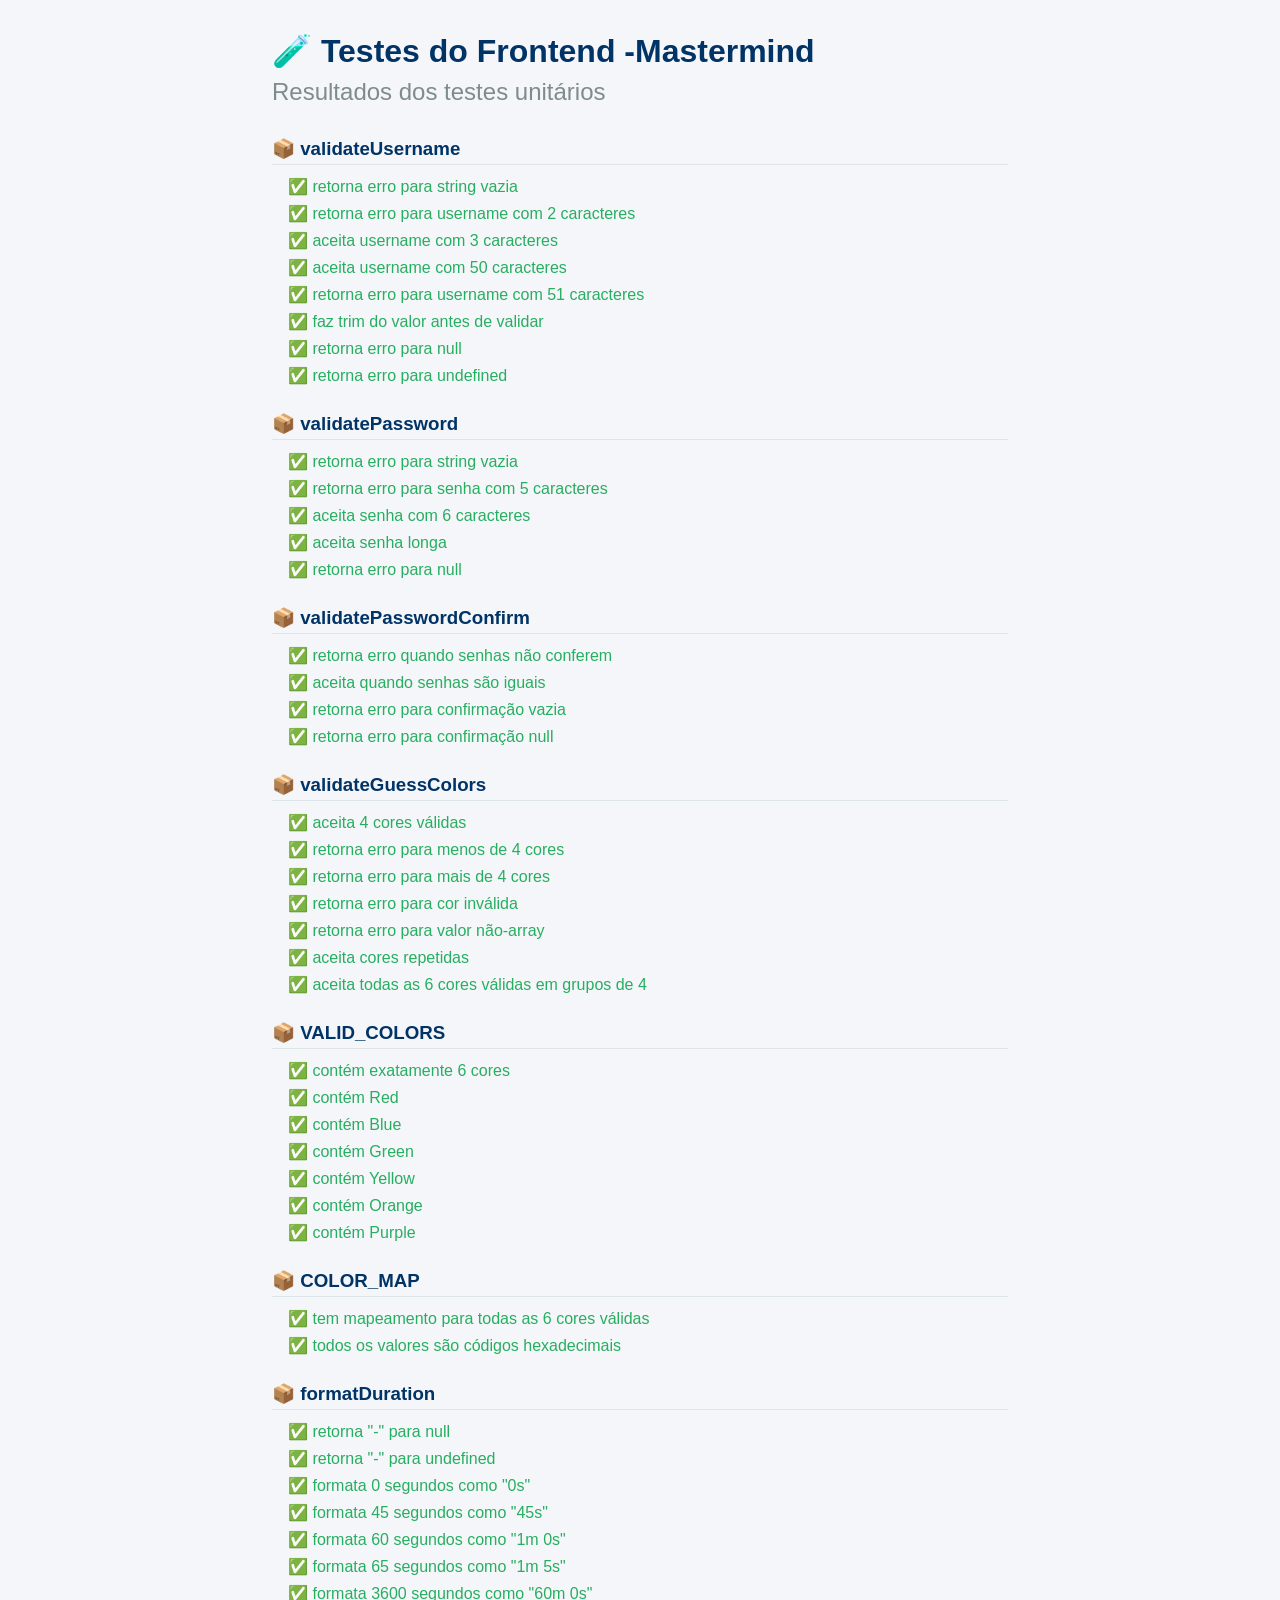
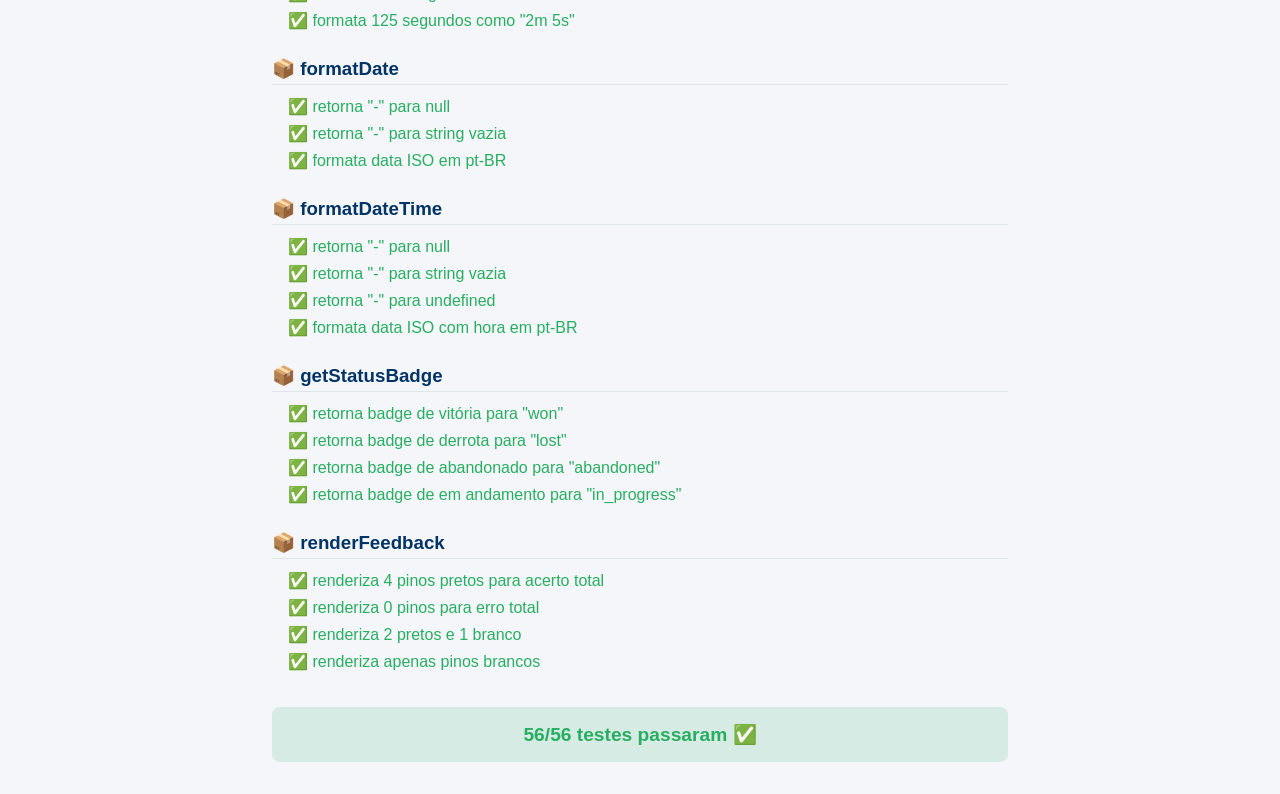
<file: frontend/tests/index.html>
<!DOCTYPE html>
<html lang="pt-BR">
<head>
    <meta charset="UTF-8">
    <meta name="viewport" content="width=device-width, initial-scale=1.0">
    <title>Mastermind -Testes do Frontend</title>
    <style>
        * { margin: 0; padding: 0; box-sizing: border-box; }
        body {
            font-family: 'Segoe UI', sans-serif;
            background: #f5f6fa;
            color: #2c3e50;
            padding: 2rem;
            max-width: 800px;
            margin: 0 auto;
        }
        h1 { color: #003366; margin-bottom: 0.5rem; }
        h2 { color: #7f8c8d; font-weight: normal; margin-bottom: 2rem; }
        h3 {
            color: #003366;
            margin: 1.5rem 0 0.5rem;
            padding-bottom: 0.25rem;
            border-bottom: 1px solid #dfe6e9;
        }
        .test-pass { color: #27ae60; padding: 0.25rem 0 0.25rem 1rem; }
        .test-fail { color: #e74c3c; padding: 0.25rem 0 0.25rem 1rem; font-weight: bold; }
        .test-fail code {
            font-weight: normal;
            background: rgba(231, 76, 60, 0.1);
            padding: 0.1rem 0.4rem;
            border-radius: 3px;
        }
        #test-summary {
            margin-top: 2rem;
            padding: 1rem 1.5rem;
            border-radius: 8px;
            font-size: 1.2rem;
            font-weight: bold;
            text-align: center;
        }
        .summary-pass { background: rgba(39, 174, 96, 0.15); color: #27ae60; }
        .summary-fail { background: rgba(231, 76, 60, 0.15); color: #e74c3c; }
    </style>
</head>
<body>
    <h1>🧪 Testes do Frontend -Mastermind</h1>
    <h2>Resultados dos testes unitários</h2>

    <div id="test-output"></div>
    <div id="test-summary"></div>

    <script src="../js/validation.js"></script>

    <!-- COLOR_MAP e renderFeedback replicados aqui (definidos em app.js que depende do DOM) -->
    <script>
        const COLOR_MAP = {
            'Red': '#e74c3c', 'Blue': '#3498db', 'Green': '#27ae60',
            'Yellow': '#f1c40f', 'Orange': '#e67e22', 'Purple': '#9b59b6',
        };

        function renderFeedback(feedback) {
            let html = '';
            for (let i = 0; i < feedback.black_pegs; i++)
                html += '<div class="peg black" title="Cor e posição corretas"></div>';
            for (let i = 0; i < feedback.white_pegs; i++)
                html += '<div class="peg white" title="Cor correta, posição errada"></div>';
            return html;
        }

        function getStatusBadge(status) {
            if (status === 'won') return '✓ Vitória';
            if (status === 'lost') return '✗ Derrota';
            if (status === 'abandoned') return '🚫 Abandonado';
            return '⏳ Em andamento';
        }
    </script>

    <script src="test-utils.js"></script>
    <script src="test-validation.js"></script>
    <script src="test-game-logic.js"></script>
    <script>showTestSummary();</script>
</body>
</html>
</file>
